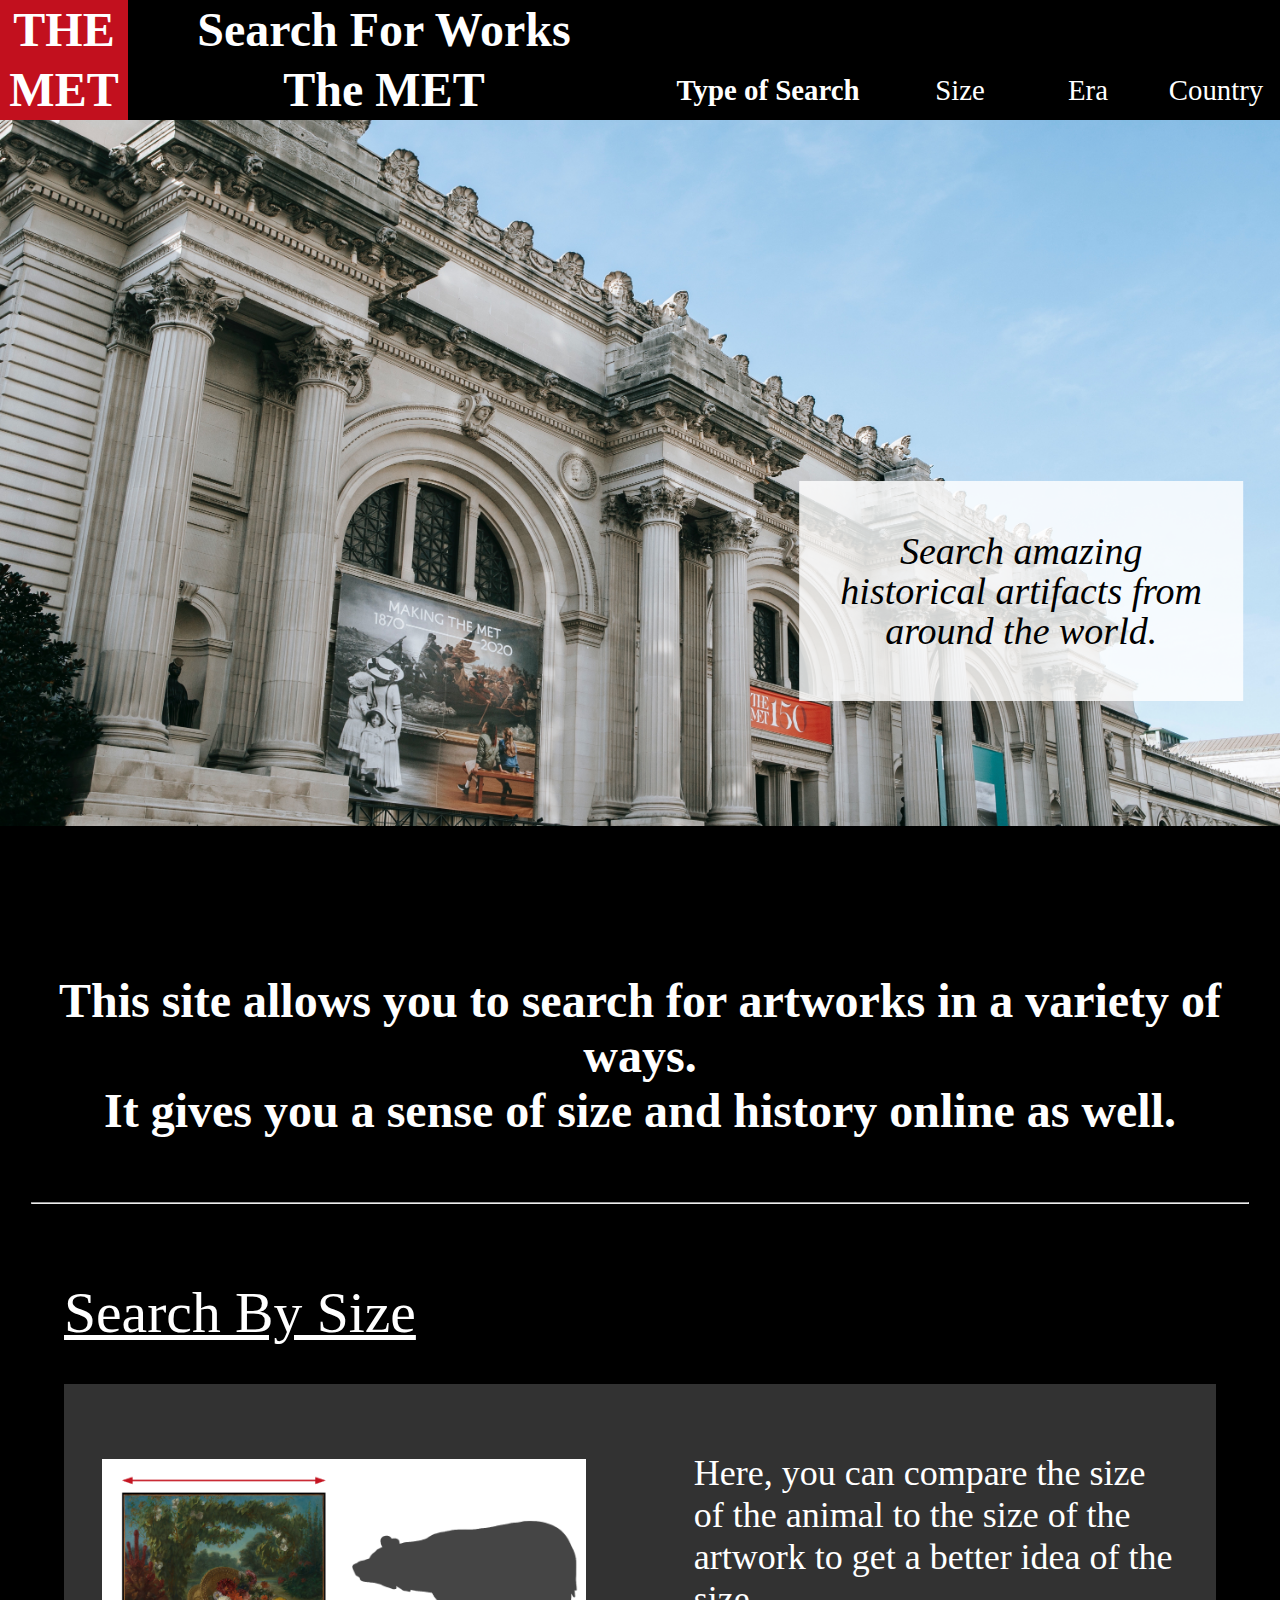
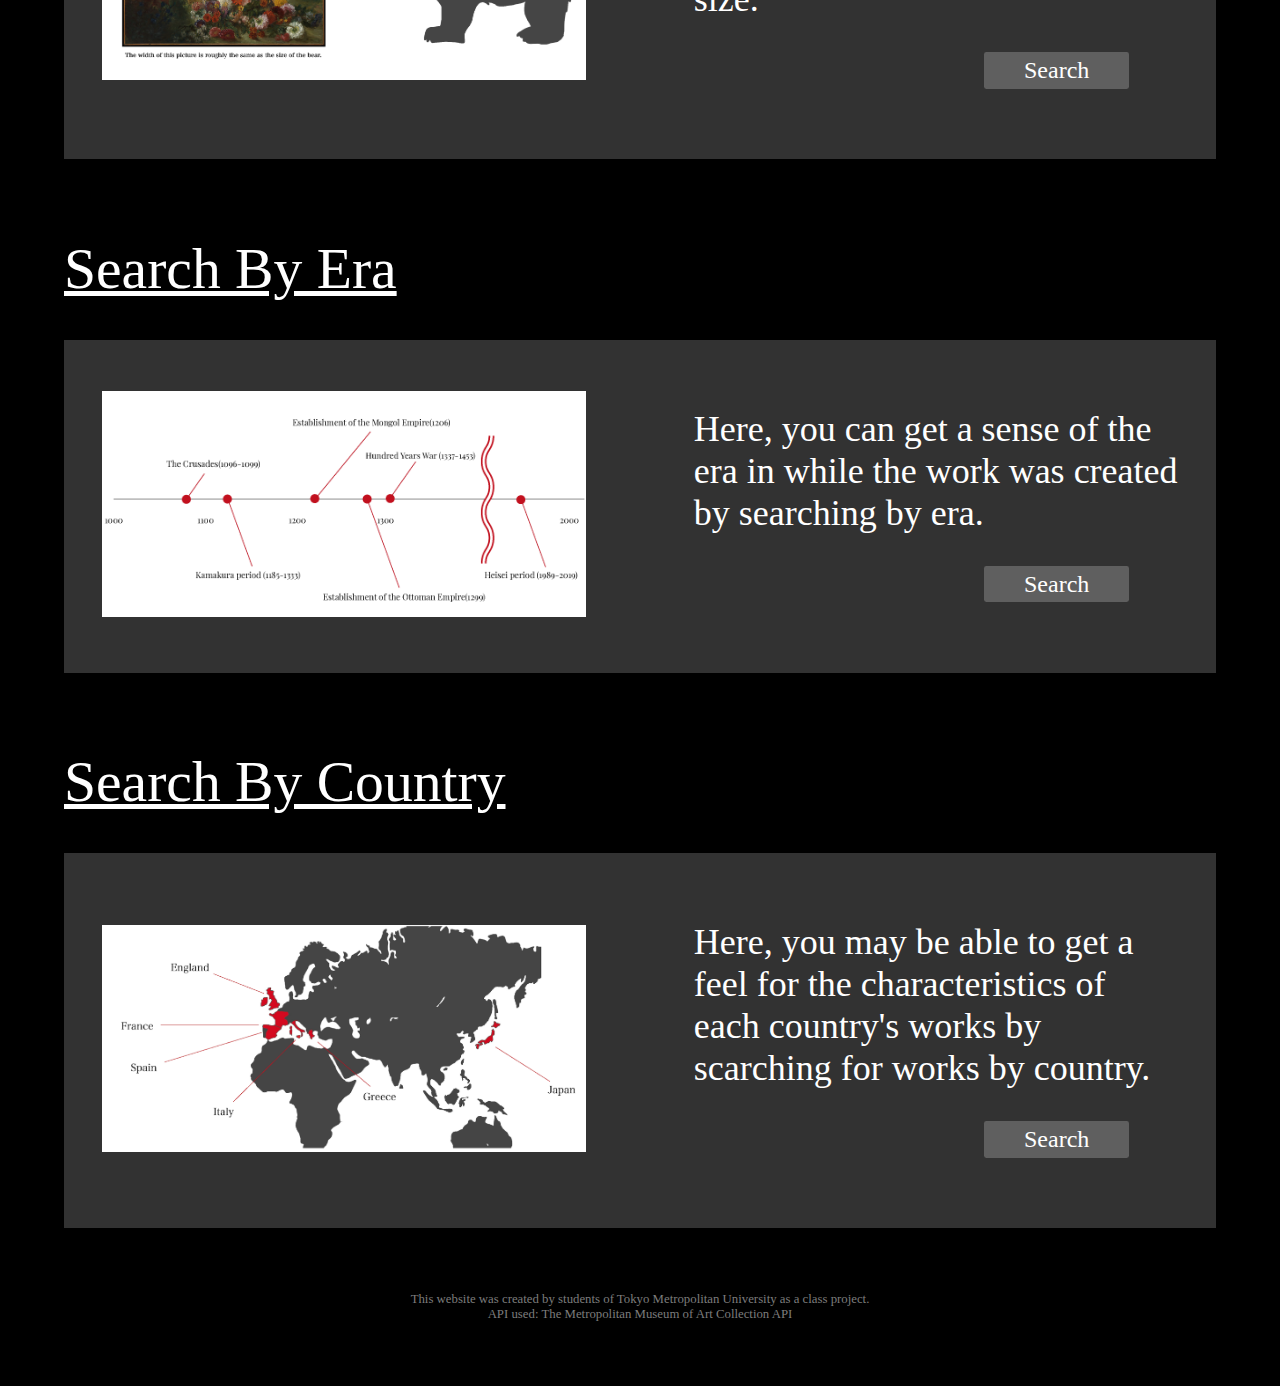
<file: docs/index.html>
<!DOCTYPE html>

<html lang="en">
  <head>
    <meta charset="utf-8">
    <link rel = "stylesheet" href = "style.css">
    <title>Search for works from the MET</title>
  </head>
  
  <header>
    <ul id = "menu">
      <li id = "logo"><a href="index.html">THE<br>MET</a></li>
      <li id = "topPage"><a href="index.html">Search For Works<br>The MET</a></li>
      <li id = "TypeMenu"><a href="index.html"><br>Type of Search</a></li>
      <li id = "eachMenu"><a href="./size/size.html"><br>Size</a></li>
      <li id = "eachMenu"><a href="./date/date.html"><br>Era</a></li>
      <li id = "eachMenu"><a href="./place/place.html"><br>Country</a></li>
    </ul>
  </header>

  <body>
    <div class="TopImage">
      <img src="./photos/TopImage.jpg" alt="MetropolitanMuseum" width="100%">
      <h1>Search amazing<br>historical artifacts from<br>around the world.</h1>
    </div>

    <div class="des">
      <h1>This site allows you to search for artworks in a variety of ways.<br>It gives you a sense of size and history online as well.</h1>
    </div> 

    <hr>

    <!-- size -->
    <div class = "contents">
      <h1><a href = "./size/size.html">Search By Size</a></h1>
    </div>

    <div class = "description">
      <div class = "picture1">
        <a href = "./size/size.html"><img src="./photos/SizeTop.png" alt="Image of size page" width="100%"></a>
      </div> 

      <div class = "picture2">
        <h2>Here, you can compare the size of the animal to the size of the artwork to get a better idea of the size.</h2>
        <h4><a href = "./size/size.html">Search</a></h4>
      </div>
    </div>

    <!-- era -->
    <div class = "contents">
      <h1><a href = "./date/date.html">Search By Era</a></h1>
    </div>

    <div class = "description">
      <div class = "picture1">
        <a href = "./date/date.html"><img src="./photos/topperiod.png" alt="Image of date page" width="100%"></a>
      </div> 

      <div class = "picture2">
        <h2>Here, you can get a sense of the era in while the work was created by searching by era.</h2>
        <h4><a href = "./date/date.html">Search</a></h4>
      </div>
    </div>

    <!-- place -->
    <div class = "contents">
      <h1><a href = "./place/place.html">Search By Country</a></h1>
    </div>
    
    <div class = "description">
      <div class = "picture1">
        <a href = "./place/place.html"><img src="./photos/PlaceTop.png" alt="Image of place page" width="100%"></a>
      </div> 

      <div class = "picture2">
        <h2>Here, you may be able to get a feel for the characteristics of each country's works by scarching for works by country.</h2>
        <h4><a href = "./place/place.html">Search</a></h4>
      </div>
    </div>

  </body>

  <footer>
    <p>
      This website was created by students of Tokyo Metropolitan University as a class project.<br>
      API used: <a href = "https://metmuseum.github.io/" target = "_blank">The Metropolitan Museum of Art Collection API</a>
    </p>
  </footer>

</html>
</file>
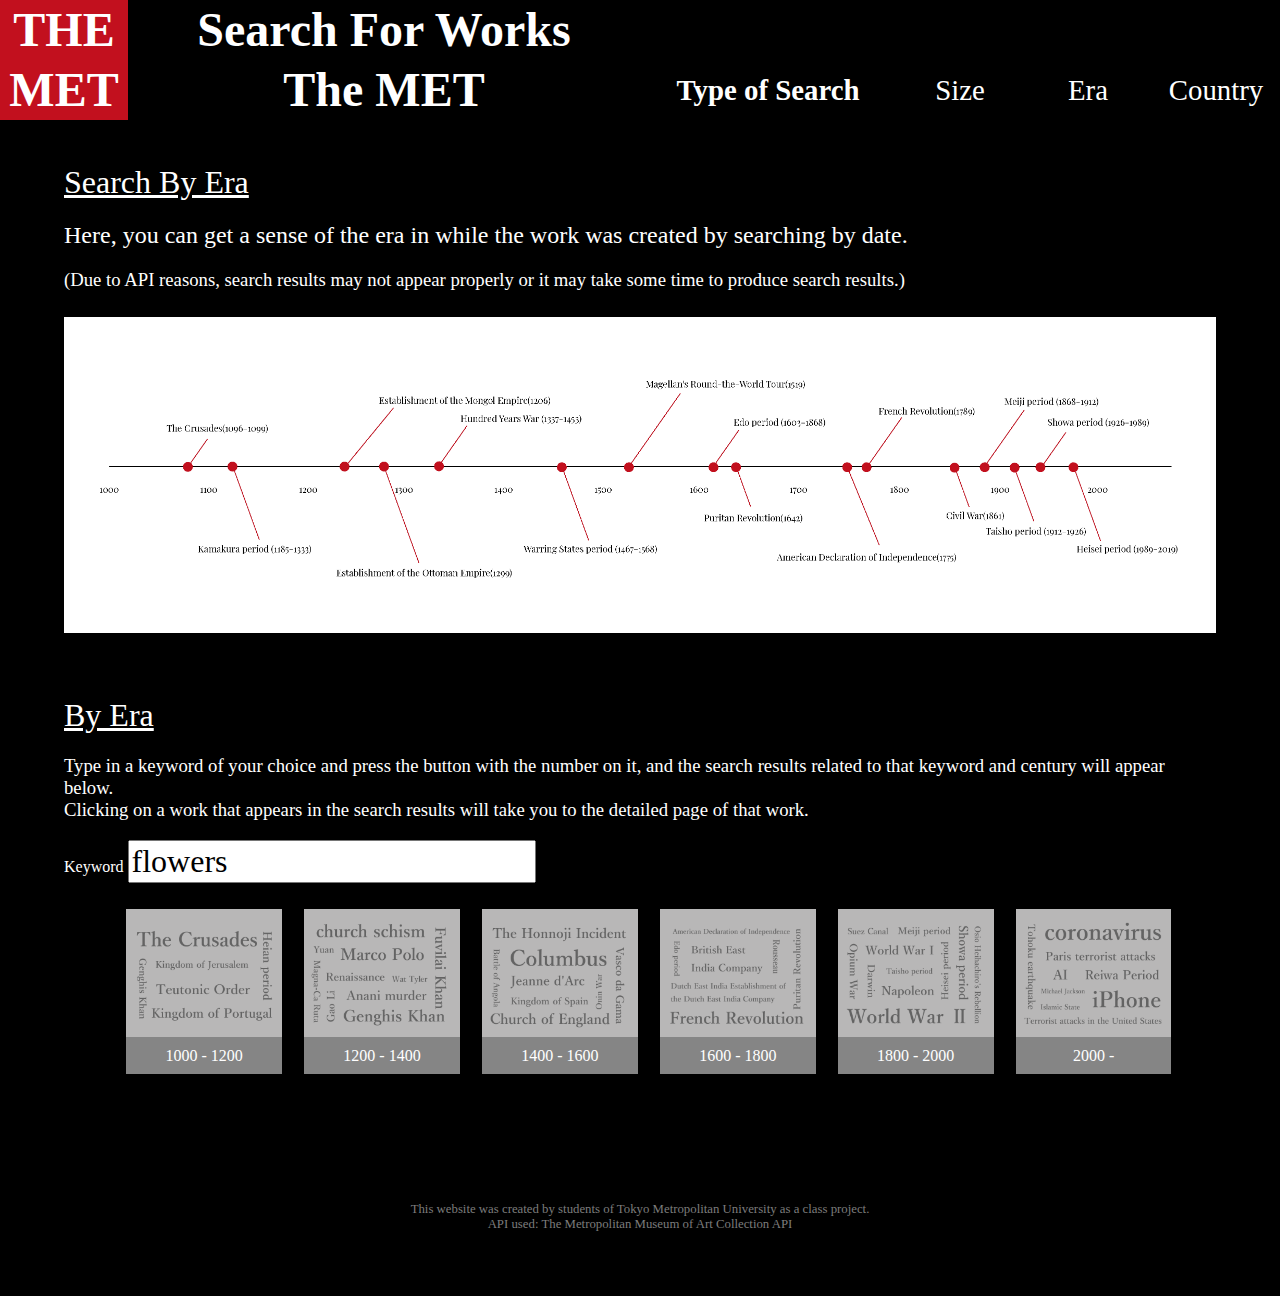
<file: docs/date/date.html>
<!DOCTYPE html>

<html lang="en">
  <head>
    <meta charset="utf-8">
    <link rel = "stylesheet" href = "style.css">
    <script src = "script.js"></script>
    <title>Search By Era</title>
  </head>
  
  <header>
    <ul id = "menu">
      <li id = "logo"><a href="../index.html">THE<br>MET</a></li>
      <li id = "topPage"><a href="../index.html">Search For Works<br>The MET</a></li>
      <li id = "TypeMenu"><a href="../index.html"><br>Type of Search</a></li>
      <li id = "eachMenu"><a href="../size/size.html"><br>Size</a></li>
      <li id = "eachMenu"><a href="date.html"><br>Era</a></li>
      <li id = "eachMenu"><a href="../place/place.html"><br>Country</a></li>
    </ul>
  </header>

  <body>
    <div class = "description_text">
      <h1>Search By Era</h1>
      <h2>Here, you can get a sense of the era in while the work was created by searching by date.</h2>
      <h3>(Due to API reasons, search results may not appear properly or it may take some time to produce search results.)</h3>
    </div>


    <div class = "description">
      <div class = "picture1">
        <img src="../photos/period.png" alt="explanation-image" width="100%">
      </div> 
    </div>

    <div class = "search_text">
      <h1>By Era</h1>
      <h3>Type in a keyword of your choice and press the button with the number on it, and the search results related to that keyword and century will appear below.
        <br>
        Clicking on a work that appears in the search results will take you to the detailed page of that work.
      </h3>
      <label>Keyword <input id="keyword" type="text" value="flowers"></label>
    </div>

    <ul id = "buttons">
      <li>
        <button name="datebegin" value="1000" onclick="search(this);">
          <img src="../photos/1000.png" width="100%">
          <p>1000 - 1200</p>
        </button>
      </li>

      <li>
        <button name="datebegin" value="1200" onclick="search(this);">
          <img src="../photos/1200.png" width="100%">
          <p>1200 - 1400</p>
        </button>
      </li>

      <li>
        <button name="datebegin" value="1400" onclick="search(this);">
          <img src="../photos/1400.png" width="100%">
          <p>1400 - 1600</p>
        </button>
      </li>

      <li>
        <button name="datebegin" value="1600" onclick="search(this);">
          <img src="../photos/1600.png" width="100%">
          <p>1600 - 1800</p>
        </button>
      </li>

      <li>
        <button name="datebegin" value="1800" onclick="search(this);">
          <img src="../photos/1800.png" width="100%">
          <p>1800 - 2000</p>
        </button>
      </li>

      <li>
        <button name="datebegin" value="2000" onclick="search(this);">
          <img src="../photos/2000.png" width="100%">
          <p>2000 -</p>
        </button>
      </li>
    </ul>

    <!-- </form> -->
    <div id="SearchResults"></div>
    <div id="count"></div>
    <div id="objects-container">
      <ul id="objects"></ul>
    </div>
    <pre id="result"></pre> 
  </body>

  <footer>
    <p>
      This website was created by students of Tokyo Metropolitan University as a class project.<br>
      API used: <a href = "https://metmuseum.github.io/" target = "_blank">The Metropolitan Museum of Art Collection API</a>
    </p>
  </footer>

</html>
</file>
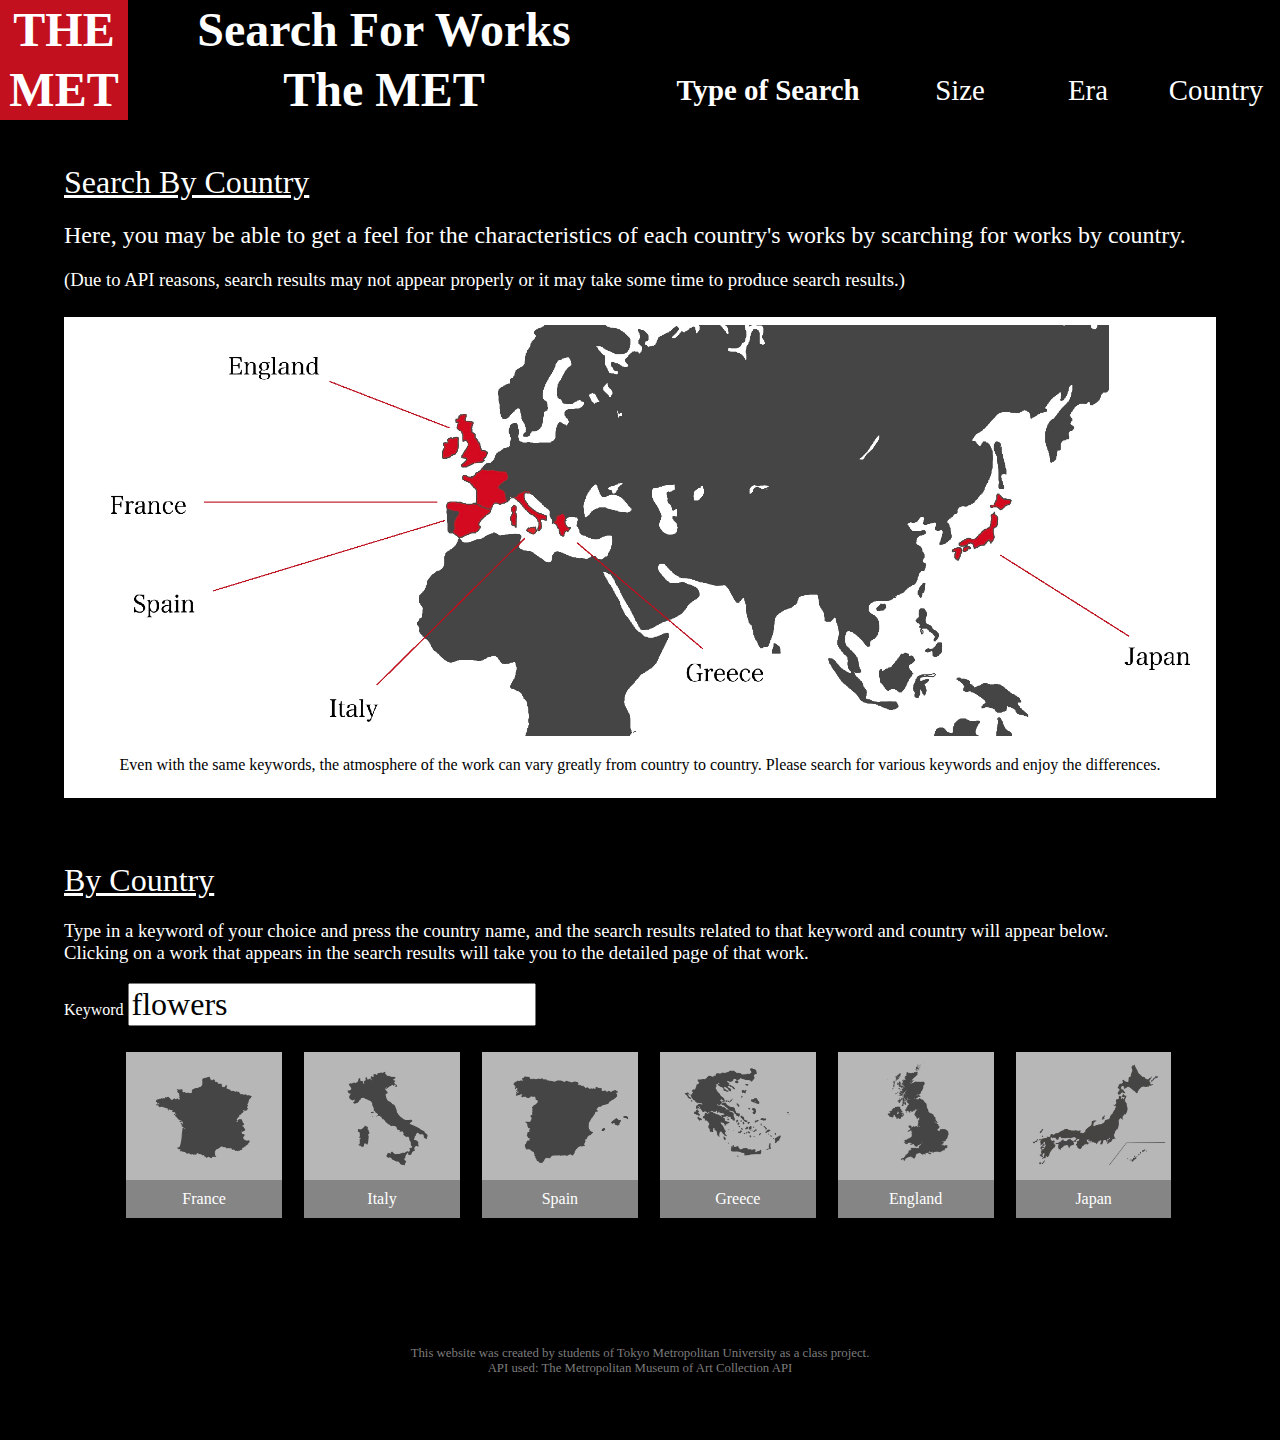
<file: docs/place/place.html>
<!DOCTYPE html>

<html lang="en">
  <head>
    <meta charset="utf-8">
    <link rel = "stylesheet" href = "style.css">
    <script src = "script.js"></script>
    <title>Search By Country</title>
  </head>
  
  <header>
    <ul id = "menu">
      <li id = "logo"><a href="../index.html">THE<br>MET</a></li>
      <li id = "topPage"><a href="../index.html">Search For Works<br>The MET</a></li>
      <li id = "TypeMenu"><a href="../index.html"><br>Type of Search</a></li>
      <li id = "eachMenu"><a href="../size/size.html"><br>Size</a></li>
      <li id = "eachMenu"><a href="../date/date.html"><br>Era</a></li>
      <li id = "eachMenu"><a href="place.html"><br>Country</a></li>
    </ul>
  </header>


  <body>
    <div class = "description_text">
      <h1>Search By Country</h1>
      <h2>Here, you may be able to get a feel for the characteristics of each country's works by scarching for works by country.</h2>
      <h3>(Due to API reasons, search results may not appear properly or it may take some time to produce search results.)</h3>
    </div>
    
    <div class = "description">
      <div class = "picture1">
        <img src="placeimages/explanation2.png" alt="explanation-image" width="100%">
      </div> 
      <p>Even with the same keywords, the atmosphere of the work can vary greatly from country to country. Please search for various keywords and enjoy the differences.</p>
    </div>

    <div class = "search_text">
      <h1>By Country</h1>
      <h3>Type in a keyword of your choice and press the country name, and the search results related to that keyword and country will appear below.
        <br>
        Clicking on a work that appears in the search results will take you to the detailed page of that work.
      </h3>
      <label>Keyword <input id="keyword" type="text" value="flowers"></label>
    </div>
  
    <ul id = "buttons">
      <li>
        <button name="location" value="France" onclick="search(this);">
          <img src="placeimages/France.png" alt="France-image" width="100%">  
          <p>France</p>
        </button>
      </li>

      <li>
        <button name="location" value="Italy" onclick="search(this);">
          <img src="placeimages/Italy.png" alt="Italy-image" width="100%">  
          <p>Italy</p>
        </button>
      </li>

      <li>
        <button name="location" value="Spain" onclick="search(this);">
          <img src="placeimages/Spain.png" alt="Spain-image" width="100%">  
          <p>Spain</p>
        </button>
      </li>

      <li>
        <button name="location" value="Greece" onclick="search(this);">
          <img src="placeimages/Greece.png" alt="Greece-image" width="100%">  
          <p>Greece</p>
        </button>
      </li>

      <li>
        <button name="location" value="England" onclick="search(this);">
          <img src="placeimages/UK.png" alt="England-image" width="100%">  
          <p>England</p>
        </button>
      </li>
      
      <li>
        <button name="location" value="Japan" onclick="search(this);">
          <img src="placeimages/Japan.png" alt="Japan-image" width="100%">  
          <p>Japan</p>
        </button>
      </li>
    </ul>

    <!-- </form> -->
    <div id="SearchResults"></div>
    <div id="count"></div>
    <div id="objects-container">
      <ul id="objects"></ul>
    </div>
    <pre id="result"></pre> 
  </body>

  <footer>
    <p>
      This website was created by students of Tokyo Metropolitan University as a class project.<br>
      API used: <a href = "https://metmuseum.github.io/" target = "_blank">The Metropolitan Museum of Art Collection API</a>
    </p>
  </footer>

  
</html>
</file>
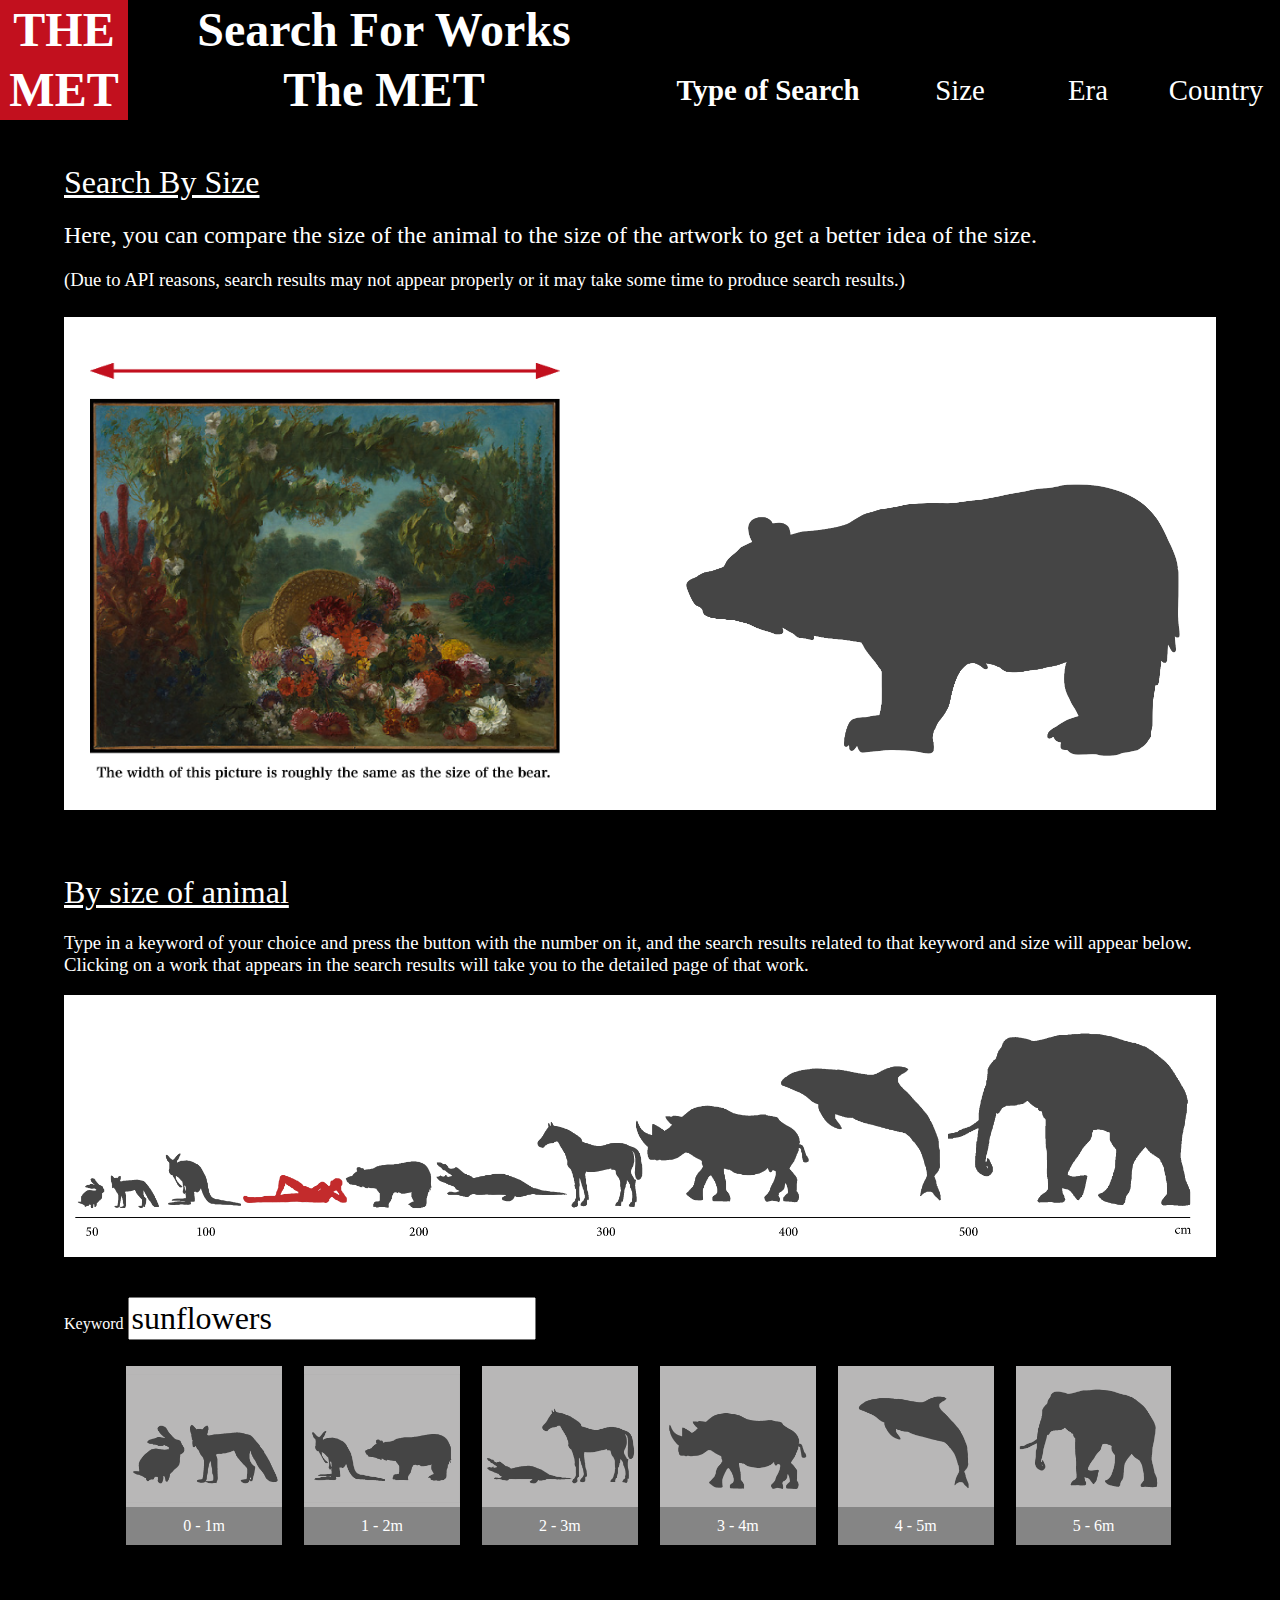
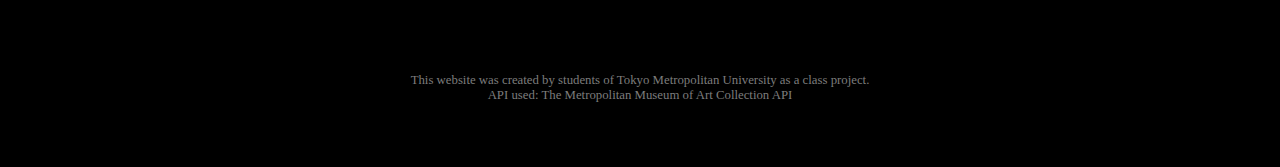
<file: docs/size/size.html>
<!DOCTYPE html>

<html lang="en">
  <head>
    <meta charset="utf-8">
    <link rel = "stylesheet" href = "style.css">
    <script src = "script.js"></script>
    <title>Search By Size</title>
  </head>
  
 <header>
    <ul id = "menu">
      <li id = "logo"><a href="../index.html">THE<br>MET</a></li>
      <li id = "topPage"><a href="../index.html">Search For Works<br>The MET</a></li>
      <li id = "TypeMenu"><a href="../index.html"><br>Type of Search</a></li>
      <li id = "eachMenu"><a href="size.html"><br>Size</a></li>
      <li id = "eachMenu"><a href="../date/date.html"><br>Era</a></li>
      <li id = "eachMenu"><a href="../place/place.html"><br>Country</a></li>
    </ul>
  </header>


  <body>
    <div class = "description_text">
      <h1>Search By Size</h1>
      <h2>Here, you can compare the size of the animal to the size of the artwork to get a better idea of the size.</h2>
      <h3>(Due to API reasons, search results may not appear properly or it may take some time to produce search results.)</h3>
    </div>

    <div class = "description">
      <div class = "picture1">
        <img src="sizeimages/example.png" alt="explanation-image" width="90%">
      </div> 

      <div class = "picture2">
        <img src="sizeimages/kuma.png" alt="rhinoceros-image" width="100%">
      </div>
    </div>

    <div class = "search_text">
      <h1>By size of animal</h1>
      <h3>Type in a keyword of your choice and press the button with the number on it, and the search results related to that keyword and size will appear below.
        <br>
        Clicking on a work that appears in the search results will take you to the detailed page of that work.
      </h3>

      <img src="sizeimages/animals.png" alt="explanation-image" width="100%"><br>
      <br>
      <br>
      
      <label>Keyword <input id="keyword" type="text" value="sunflowers"></label>
    </div>
 
    <ul id = "buttons">
      <li>
        <!-- <img src="sizeimages/uk.png" alt="rabbit&fox-image" width="100%"> -->
        <button name="minWidth" value="0" onclick="search(this);">
          <img src="sizeimages/uk.png" alt="rabbit&fox-image" width="100%">
          <p>0 - 1m</p>
        </button> 
      </li>

      <li>
        <button name="minWidth" value="100" onclick="search(this);">
          <img src="sizeimages/kb.png" alt="kangaroo&bear-image" width="100%">
          <p>1 - 2m</p>  
        </button>
      </li>

      <li>
        <button name="minWidth" value="200" onclick="search(this);">
          <img src="sizeimages/wh.png" alt="crocodile&hose-image" width="100%">
          <p>2 - 3m</p>
        </button>
      </li>

      <li>
        <button name="minWidth" value="300" onclick="search(this);">
          <img src="sizeimages/sai.png" alt="rhinoceros-image" width="100%">
          <p>3 - 4m</p>
        </button>
      </li>

      <li>
        <button name="minWidth" value="400" onclick="search(this);">
          <img src="sizeimages/iruka.png" alt="dolphin-image" width="100%">
          <p>4 - 5m</p>
        </button>
      </li>

      <li>
        
        <button name="minWidth" value="500" onclick="search(this);">
          <img src="sizeimages/zou.png" alt="elephant-image" width="100%">
          <p>5 - 6m</p>
        </button>
      </li>
    </ul>

    <!-- </form> -->
    <div id="SearchResults"></div>
    <!-- <div id="count"></div> -->
    <div id="objects-container">
      <ul id="objects"></ul>
    </div>
    <pre id="result"></pre> 

    
  </body>

  <footer>
    <p>
      This website was created by students of Tokyo Metropolitan University as a class project.<br>
      API used: <a href = "https://metmuseum.github.io/" target = "_blank">The Metropolitan Museum of Art Collection API</a>
    </p>
  </footer>
 
</html>
</file>
<file: docs/style.css>
*{
  font-family:'Playfair Display', serif;
}

h1, h2, h3, h4 {
  /* font-style: italic; */
  font-weight: 400;
  color: rgb(255, 255, 255);
}

a {
  color: rgb(255, 255, 255);
  text-decoration: none;
}

/* ヘッダーのところ */
header{
  background-color: rgb(0, 0, 0);
  color: rgb(255, 255, 255);
  position: fixed;
  width: 100%;
  z-index: 10;
  top:0;
}

#menu {
  line-height: 60px;
  background-color: rgb(0, 0, 0);
  list-style: none;
  display: flex;
  padding: 0%;
  margin: 0%;
}

#logo {
  font-weight: bold;
  font-size: 3em;
  background-color: rgb(215,18,33,0.9);
  width: 10%;
  text-align: center;
  margin: 0%;
}

#topPage {
  font-weight: bold;
  font-size: 3em;
  background-color: rgb(0, 0, 0);
  width: 40%;
  text-align: center;
  margin: 0%;
}

#TypeMenu {
  width: 20%;
  font-weight:bold;
  font-size: 1.8em;
  background-color: rgb(0, 0, 0);
  text-align: center;
  margin: 0%;
}

#eachMenu {
  font-size: 1.8em;
  background-color: rgb(0, 0, 0);
  width: 10%;
  text-align: center;
  margin: 0%;
}

#eachMenu:hover {
  background-color: rgb(50, 50, 50);
}


/* 説明のところ */
body {
  background-color: rgb(0, 0, 0);
  margin: 0;
  padding-top: 100px;
}

.TopImage h1{
  text-align: center;
  background-color:rgba(255, 255, 255, 0.815);
  width: 30%;
  color:black;
  display: block;
  font-family: 'Playfair Display', serif;
  font-size: 38px;
  font-style: italic;
  line-height: 40px;
  padding: 30px;
  padding-top:50px;
  padding-bottom:50px;
  transform: translate(180%,-170%);
}

.des h1{
  position:relative;
  text-align: center;
  font-weight: bold;
  font-size: 3em;
  margin-top: -10%;
  margin-bottom: 5%;
}

hr {
  width: 95%;
  color: rgb(194, 194, 194);
}

/* 各ページのところ */
.contents{
  font-weight: bold;
  font-size: 1.8em;
  margin-top: 6%;
  margin-bottom: 3%;
  margin-right: 5%;
  margin-left: 5%;
  position:relative;
  text-decoration:underline;
  text-decoration-color:rgb(255, 255, 255);
}

.description{
  margin-top: 3%;
  margin-bottom: 3%;
  margin-right: 5%;
  margin-left: 5%;
  padding: 3%;
  background-color: rgb(50, 50, 50);
  height: 30%;
  display: flex;
  flex-wrap: nowrap;
  justify-content: space-around;
  align-items: center;
}

.picture1 {
  align-self: auto;
  flex-basis: 50%;
}

.picture2 {
  align-self: auto;
  flex-basis: 50%;
  font-size: 1.5em;
  padding-left: 10%;
}

.picture2 h4 {
  background-color: rgb(95, 95, 95);
  text-align: center;
  margin-right: 10%;
  margin-left: 60%;
  padding: 1%;
  border-radius: 0.1em;
}

.picture2 h4:hover {
  background-color: rgb(215,18,33,0.9);
}

footer{
  margin: 5em;
  text-align: center;
  font-size: 0.8em;
  color: rgb(124, 124, 124);
}

footer a {
  color: rgb(124, 124, 124);
}
</file>
<file: docs/date/style.css>
*{
  font-family:'Playfair Display', serif;
}

h1, h2, h3, h4 {
  /* font-style: italic; */
  font-weight: 400;
  color: rgb(255, 255, 255);
}

a {
  color: rgb(255, 255, 255);
  text-decoration: none;
}

/* ヘッダーのところ */
header{
  background-color: rgb(0, 0, 0);
  color: rgb(255, 255, 255);
  position: fixed;
  width: 100%;
  z-index: 10;
  top:0;
}

#menu {
  line-height: 60px;
  background-color: rgb(0, 0, 0);
  list-style: none;
  display: flex;
  padding: 0%;
  margin: 0%;
}

#logo {
  font-weight: bold;
  font-size: 3em;
  background-color: rgb(215,18,33,0.9);
  width: 10%;
  text-align: center;
  margin: 0%;
}

#topPage {
  font-weight: bold;
  font-size: 3em;
  background-color: rgb(0, 0, 0);
  width: 40%;
  text-align: center;
  margin: 0%;
}

#TypeMenu {
  width: 20%;
  font-weight:bold;
  font-size: 1.8em;
  background-color: rgb(0, 0, 0);
  text-align: center;
  margin: 0%;
}

#eachMenu {
  font-size: 1.8em;
  background-color: rgb(0, 0, 0);
  width: 10%;
  text-align: center;
  margin: 0%;
}

#eachMenu:hover {
  background-color: rgb(50, 50, 50);
}


/* 説明のところ */
body {
  background-color: rgb(0, 0, 0);
  margin: 0;
  padding-top: 100px;
}

.description_text{
  margin-top: 5%;
  margin-bottom: 2%;
  margin-right: 5%;
  margin-left: 5%;
  padding: 0%;
  background-color: rgb(0, 0, 0);
  color: rgb(255, 255, 255);
  height: 50%;
}

.description_text h1{
  text-decoration: underline;
}

.description{
  margin-top: 2%;
  margin-bottom: 2%;
  margin-right: 5%;
  margin-left: 5%;
  padding: 2%;
  background-color: rgb(255, 255, 255);
  color: black;
}

.picture1 {
  align-self: auto;
}


/* 検索のところ*/
label {
  color: rgb(255, 255, 255);
}

input[type="text"],

button {
  font-size: 2em;
}

#objects {
  margin-top: 5%;
  margin-bottom: 2%;
  margin-right: 5%;
  margin-left: 5%;
  list-style: none;
  padding: 0;
  display: grid;
  grid-gap: 10px;
  grid-template-columns: repeat(5, 1fr);
  width: calc(5 * 210px);
}

.object {
  box-sizing: border-box;
  display: inline-block;
  background-color: rgb(0, 0, 0);
  color: rgb(255, 255, 255);
  text-align: center;
  margin: 5px;
  padding: 5px;
  width: 240px;

  min-height: 180px;
  border-radius: .5em;
  font-size: .8em;
}

.object.off {
  display: none;
}

.thumbnail {
  max-width: 200px;
  max-height: 200px;
}

#SearchResults {
  margin-top: 2%;
  margin-right: 5%;
  margin-left: 5%;
  text-decoration:underline;
  font-style: italic;
  font-size: 34px;
  color: rgb(255, 255, 255);
}

#count {
  margin-top: 2%;
  margin-right: 5%;
  margin-left: 5%;
  font-size: 20px;
  color: rgb(255, 255, 255);
}

/* By size of animalのところ*/
.search_text{
  margin-top: 5%;
  margin-bottom: 2%;
  margin-right: 5%;
  margin-left: 5%;
  background-color: rgb(0, 0, 0);
  color: rgb(255, 255, 255);
}

.search_text h1{
  text-decoration:underline;
}

#buttons {
  margin-right: 5%;
  margin-left: 5%;
  list-style: none;
  display: flex;
  background-color: rgb(0, 0, 0);
}
 
#buttons li {
  margin-left: 2%;
  width: 14%;
  text-align: center;
  background-color: rgb(202, 202, 202);
}

#buttons li img{
  margin-top: 5%;
}

/* ボタン本体のところ*/
button {
  -moz-appearance: none;
  -webkit-appearance: none;
  appearance: none;

  margin: 0em 0;
  padding: 0em;
  font-size: 1em;
  background-color: rgb(184, 183, 183);
  color: rgb(255, 255, 255);
  cursor: pointer;
  border: 0;
  transition: 0.3s;
  width: 100%;
}
button img {
  padding: 0;
}

button p {
  margin: 0;
  padding-top: 0.6em;
  padding-bottom: 0.6em;
  width: 100%;
  background-color: rgb(133, 133, 133);
}

button:hover {
  background-color: rgb(233, 233, 233);
}

button p:hover {
  background-color: rgb(185, 0, 0);
}

footer{
  margin: 5em;
  text-align: center;
  font-size: 0.8em;
  color: rgb(124, 124, 124);
}

footer a {
  color: rgb(124, 124, 124);
}
</file>
<file: docs/place/style.css>
*{
  font-family:'Playfair Display', serif;
}

h1, h2, h3, h4 {
  /* font-style: italic; */
  font-weight: 400;
  color: rgb(255, 255, 255);
}

a {
  color: rgb(255, 255, 255);
  text-decoration: none;
}

/* ヘッダーのところ */
header{
  background-color: rgb(0, 0, 0);
  color: rgb(255, 255, 255);
  position: fixed;
  width: 100%;
  z-index: 10;
  top:0;
}

#menu {
  line-height: 60px;
  background-color: rgb(0, 0, 0);
  list-style: none;
  display: flex;
  padding: 0%;
  margin: 0%;
}

#logo {
  font-weight: bold;
  font-size: 3em;
  background-color: rgb(215,18,33,0.9);
  width: 10%;
  text-align: center;
  margin: 0%;
}

#topPage {
  font-weight: bold;
  font-size: 3em;
  background-color: rgb(0, 0, 0);
  width: 40%;
  text-align: center;
  margin: 0%;
}

#TypeMenu {
  width: 20%;
  font-weight:bold;
  font-size: 1.8em;
  background-color: rgb(0, 0, 0);
  text-align: center;
  margin: 0%;
}

#eachMenu {
  font-size: 1.8em;
  background-color: rgb(0, 0, 0);
  width: 10%;
  text-align: center;
  margin: 0%;
}

#eachMenu:hover {
  background-color: rgb(50, 50, 50);
}

/* 説明のところ */
body {
  background-color: rgb(0, 0, 0);
  margin: 0;
  padding-top: 100px;
}

.description_text{
  margin-top: 5%;
  margin-bottom: 2%;
  margin-right: 5%;
  margin-left: 5%;
  background-color: rgb(0, 0, 0);
  color: rgb(255, 255, 255);
  height: 50%;
}

.description_text h1{
  text-decoration: underline;
}

.description{
  margin-top: 2%;
  margin-bottom: 2%;
  margin-right: 5%;
  margin-left: 5%;
  padding: 0.5em;
  background-color: rgb(255, 255, 255);
  color: black;
  text-align: center;
}

/* 検索のところ*/
label {
  color: rgb(255, 255, 255);
}

input[type="text"],

button {
  font-size: 2em;
}

#objects {
  margin-top: 5%;
  margin-bottom: 2%;
  margin-right: 5%;
  margin-left: 5%;
  list-style: none;
  padding: 0;
  display: grid;
  grid-gap: 10px;
  grid-template-columns: repeat(5, 1fr);
  width: calc(5 * 210px);
}

.object {
  box-sizing: border-box;
  display: inline-block;
  background-color: rgb(0, 0, 0);
  color: rgb(255, 255, 255);
  text-align: center;
  margin: 5px;
  padding: 5px;
  width: 240px;

  min-height: 180px;
  border-radius: .5em;
  font-size: .8em;
}

.object.off {
  display: none;
}

.thumbnail {
  max-width: 200px;
  max-height: 200px;
}

#SearchResults {
  margin-top: 2%;
  margin-right: 5%;
  margin-left: 5%;
  text-decoration:underline;
  font-style: italic;
  font-size: 34px;
  color: rgb(255, 255, 255);
}

#count {
  margin-top: 2%;
  margin-right: 5%;
  margin-left: 5%;
  font-size: 20px;
  color: rgb(255, 255, 255);
}

/* By size of animalのところ*/
.search_text{
  margin-top: 5%;
  margin-bottom: 2%;
  margin-right: 5%;
  margin-left: 5%;
  background-color: rgb(0, 0, 0);
  color: rgb(255, 255, 255);
}

.search_text h1{
  text-decoration:underline;
}

#buttons {
  margin-right: 5%;
  margin-left: 5%;
  list-style: none;
  display: flex;
  background-color: rgb(0, 0, 0);
}
 
#buttons li {
  margin-left: 2%;
  width: 14%;
  text-align: center;
  background-color: rgb(202, 202, 202);
}

#buttons li img{
  margin-top: 5%;
}

/* ボタン本体のところ*/
button {
  -moz-appearance: none;
  -webkit-appearance: none;
  appearance: none;

  margin: 0em 0;
  padding: 0em;
  font-size: 1em;
  background-color: rgb(184, 183, 183);
  color: rgb(255, 255, 255);
  cursor: pointer;
  border: 0;
  transition: 0.3s;
  width: 100%;
}
button img {
  padding: 0;
}

button p {
  margin: 0;
  padding-top: 0.6em;
  padding-bottom: 0.6em;
  width: 100%;
  background-color: rgb(133, 133, 133);
}

button:hover {
  background-color: rgb(233, 233, 233);
}

button p:hover {
  background-color: rgb(185, 0, 0);
}

footer{
  margin: 5em;
  text-align: center;
  font-size: 0.8em;
  color: rgb(124, 124, 124);
}

footer a {
  color: rgb(124, 124, 124);
}
</file>
<file: docs/size/style.css>
*{
  font-family:'Playfair Display', serif;
}

h1, h2, h3, h4 {
  /* font-style: italic; */
  font-weight: 400;
  color: rgb(255, 255, 255);
}

a {
  color: rgb(255, 255, 255);
  text-decoration: none;
}

/* ヘッダーのところ */
header{
  background-color: rgb(0, 0, 0);
  color: rgb(255, 255, 255);
  position: fixed;
  width: 100%;
  z-index: 10;
  top:0;
}

#menu {
  line-height: 60px;
  background-color: rgb(0, 0, 0);
  list-style: none;
  display: flex;
  padding: 0%;
  margin: 0%;
}

#logo {
  font-weight: bold;
  font-size: 3em;
  background-color: rgb(215,18,33,0.9);
  width: 10%;
  text-align: center;
  margin: 0%;
}

#topPage {
  font-weight: bold;
  font-size: 3em;
  background-color: rgb(0, 0, 0);
  width: 40%;
  text-align: center;
  margin: 0%;
}

#TypeMenu {
  width: 20%;
  font-weight:bold;
  font-size: 1.8em;
  background-color: rgb(0, 0, 0);
  text-align: center;
  margin: 0%;
}

#eachMenu {
  font-size: 1.8em;
  background-color: rgb(0, 0, 0);
  width: 10%;
  text-align: center;
  margin: 0%;
}

#eachMenu:hover {
  background-color: rgb(50, 50, 50);
}

/* 説明のところ */
body {
  background-color: rgb(0, 0, 0);
  margin: 0;
  padding-top: 100px;
}

.description_text{
  margin-top: 5%;
  margin-bottom: 2%;
  margin-right: 5%;
  margin-left: 5%;
  padding: 0%;
  background-color: rgb(0, 0, 0);
  color: rgb(255, 255, 255);
  height: 50%;
}

.description_text h1{
  text-decoration:underline;
}

.description{
  margin-top: 2%;
  margin-bottom: 2%;
  margin-right: 5%;
  margin-left: 5%;
  padding: 2%;
  background-color: rgb(255, 255, 255);
  display: flex;
  flex-wrap: nowrap;
  justify-content: space-around;
  align-items: center;
  color: black;
}

.picture1 {
  align-self: auto;
  flex-basis: 50%;
  margin-top: 20px;
}

.picture2 {
  background-color: rgb(255,255,255);
  align-self: auto;
  flex-basis: 50%;
  font-size:150%;
  padding-left: 5%;
  margin-top: 120px;
}


/* 検索のところ*/
label {
  color: rgb(255, 255, 255);
}

input[type="text"],

button {
  font-size: 2em;
}

#objects {
  margin-top: 5%;
  margin-bottom: 2%;
  margin-right: 5%;
  margin-left: 5%;
  list-style: none;
  padding: 0;
  display: grid;
  grid-gap: 10px;
  grid-template-columns: repeat(5, 1fr);
  width: calc(5 * 210px);
}

.object {
  box-sizing: border-box;
  display: inline-block;
  background-color: rgb(0, 0, 0);
  color: rgb(255, 255, 255);
  text-align: center;
  margin: 5px;
  padding: 5px;
  width: 240px;

  min-height: 180px;
  border-radius: .5em;
  font-size: .8em;
}

.object.off {
  display: none;
}

.thumbnail {
  max-width: 200px;
  max-height: 200px;
}

#SearchResults {
  margin-top: 2%;
  margin-right: 5%;
  margin-left: 5%;
  text-decoration:underline;
  font-style: italic;
  font-size: 34px;
  color: rgb(255, 255, 255);
}

#count {
  margin-top: 2%;
  margin-right: 5%;
  margin-left: 5%;
  font-size: 20px;
  color: rgb(255, 255, 255);
}

/* By size of animalのところ*/
.search_text{
  margin-top: 5%;
  margin-bottom: 2%;
  margin-right: 5%;
  margin-left: 5%;
  background-color: rgb(0, 0, 0);
  color: rgb(255, 255, 255);
}

.search_text h1{
  text-decoration:underline;
}

#buttons {
  margin-right: 5%;
  margin-left: 5%;
  list-style: none;
  display: flex;
  background-color: rgb(0, 0, 0);
}
 
#buttons li {
  margin-left: 2%;
  width: 14%;
  text-align: center;
  background-color: rgb(202, 202, 202);
}

#buttons li img{
  margin-top: 5%;
}

/* ボタン本体のところ*/
button {
  -moz-appearance: none;
  -webkit-appearance: none;
  appearance: none;

  margin: 0em 0;
  padding: 0em;
  font-size: 1em;
  background-color: rgb(184, 183, 183);
  color: rgb(255, 255, 255);
  cursor: pointer;
  border: 0;
  transition: 0.3s;
  width: 100%;
}
button img {
  padding: 0;
}

button p {
  margin: 0;
  padding-top: 0.6em;
  padding-bottom: 0.6em;
  width: 100%;
  background-color: rgb(133, 133, 133);
}

button:hover {
  background-color: rgb(233, 233, 233);
}

button p:hover {
  background-color: rgb(185, 0, 0);
}

footer{
  margin: 5em;
  text-align: center;
  font-size: 0.8em;
  color: rgb(124, 124, 124);
}

footer a {
  color: rgb(124, 124, 124);
}
</file>
